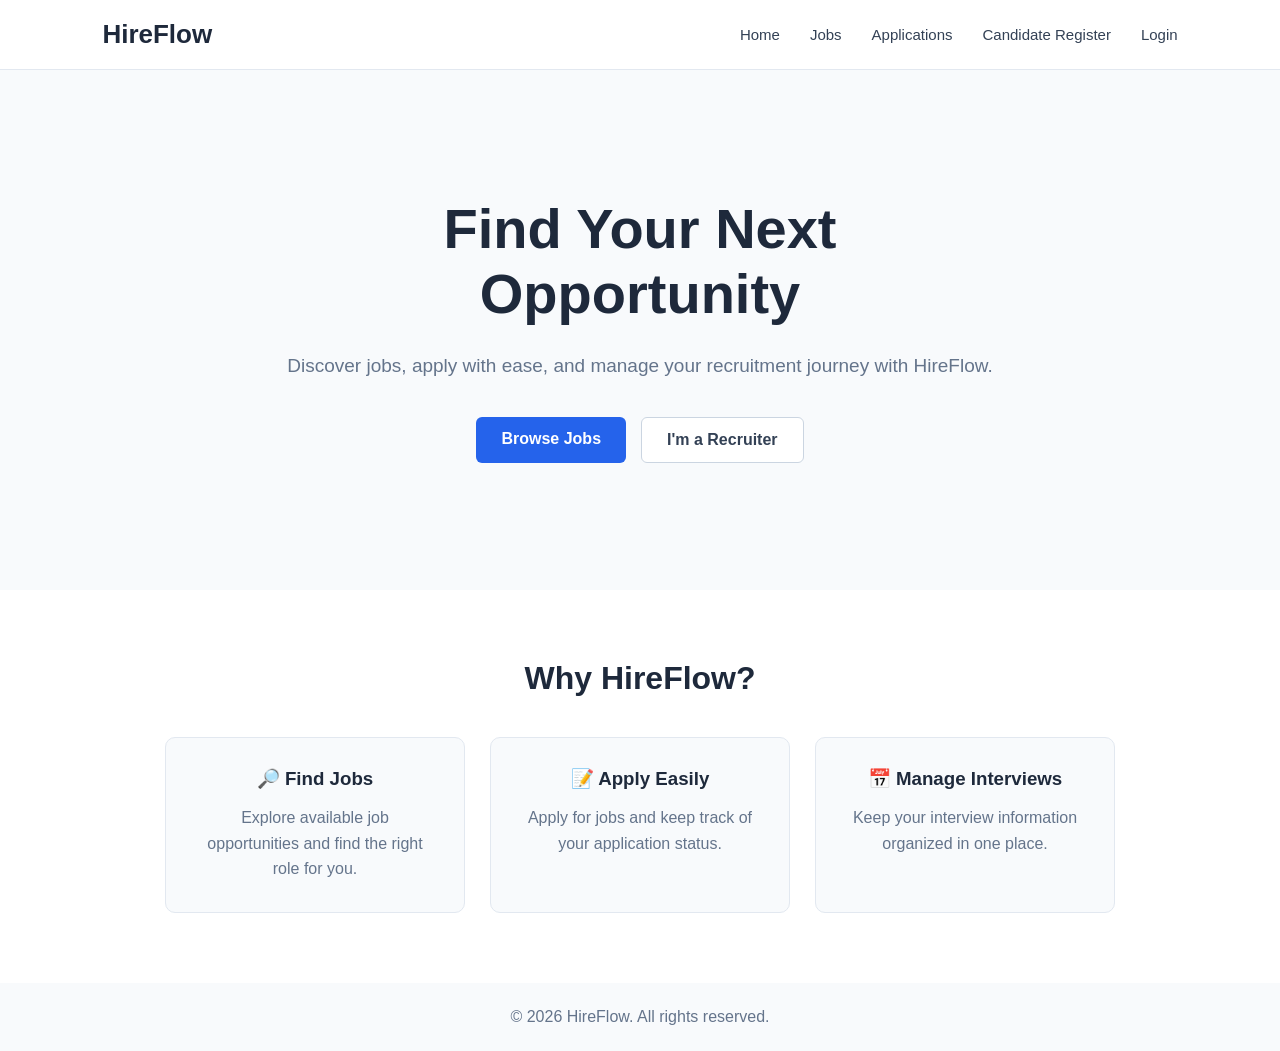
<file: frontend/index.html>
<!DOCTYPE html>
<html lang="en">

<head>
    <meta charset="UTF-8">
    <meta name="viewport" content="width=device-width, initial-scale=1.0">
    <title>HireFlow - Job & Recruitment Platform</title>

    <link rel="stylesheet" href="style.css">
</head>

<body>

<header class="navbar">
    <div class="logo">HireFlow</div>

    <nav class="nav-links">
        <a href="index.html">Home</a>
        <a href="jobs.html">Jobs</a>
        <a href="applications.html">Applications</a>
        <a href="register.html">Candidate Register</a>
            <a href="login.html">Login</a>
</nav>
</header>


<main>

    <section class="hero">

        <div class="hero-content">

            <h1>
                Find Your Next
                <span>Opportunity</span>
            </h1>

            <p>
                Discover jobs, apply with ease, and manage your
                recruitment journey with HireFlow.
            </p>

            <div class="hero-buttons">
                <a href="jobs.html" class="btn primary-btn">
                    Browse Jobs
                </a>

                <a href="recruiter-register.html" class="btn secondary-btn">
                    I'm a Recruiter
                </a>
            </div>

        </div>

    </section>


    <section class="features">

        <h2>Why HireFlow?</h2>

        <div class="feature-container">

            <div class="feature-card">
                <h3>🔎 Find Jobs</h3>
                <p>
                    Explore available job opportunities
                    and find the right role for you.
                </p>
            </div>

            <div class="feature-card">
                <h3>📝 Apply Easily</h3>
                <p>
                    Apply for jobs and keep track of
                    your application status.
                </p>
            </div>

            <div class="feature-card">
                <h3>📅 Manage Interviews</h3>
                <p>
                    Keep your interview information
                    organized in one place.
                </p>
            </div>

        </div>

    </section>

</main>


<footer>
    <p>&copy; 2026 HireFlow. All rights reserved.</p>
</footer>

</body>

</html>
</file>
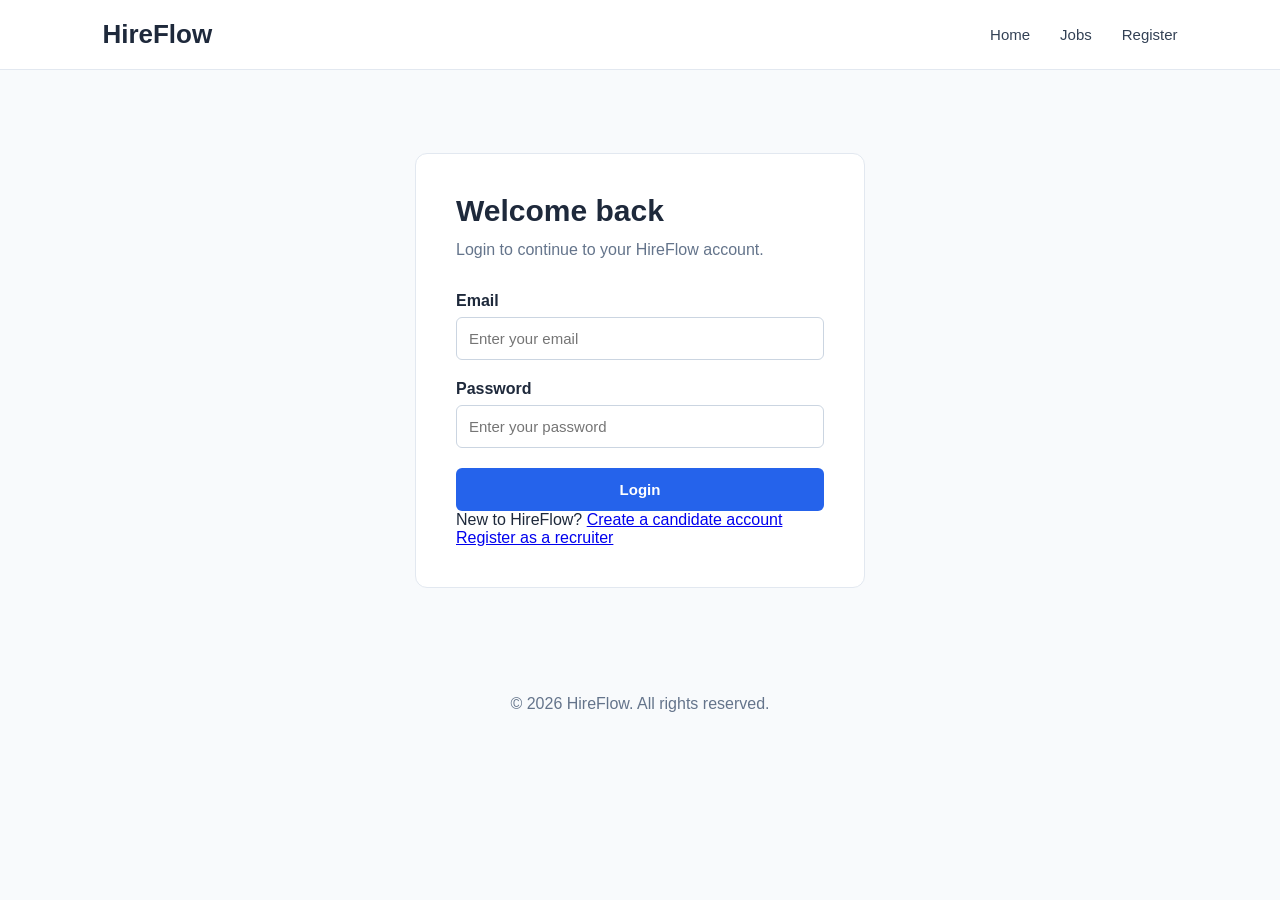
<file: frontend/applications.html>
<!DOCTYPE html>
<html lang="en">

<head>

    <meta charset="UTF-8">

    <meta name="viewport"
          content="width=device-width, initial-scale=1.0">

    <title>My Applications - HireFlow</title>

    <link rel="stylesheet" href="style.css">

</head>


<body>


<!-- =========================================
     NAVBAR
     ========================================= -->

<nav class="navbar">

    <div class="logo">
        HireFlow
    </div>


    <div class="nav-links">

        <a href="index.html">
            Home
        </a>

        <a href="jobs.html">
            Jobs
        </a>

        <a href="applications.html">
            Applications
        </a>

        <a href="recruiter-dashboard.html">
            Recruiter Dashboard
        </a>

    </div>

        <a href="login.html">Login</a>
</nav>



<!-- =========================================
     PAGE HEADER
     ========================================= -->

<section class="applications-header">

    <h1>
        My Applications
    </h1>


    <p>
        Track the status of your job applications in one place.
    </p>

</section>



<!-- =========================================
     APPLICATIONS
     ========================================= -->

<section class="applications-section">

    <div id="applications-container">

        <p>
            Loading your applications...
        </p>

    </div>

</section>



<!-- =========================================
     FOOTER
     ========================================= -->

<footer>

    <p>
        &copy; 2026 HireFlow. All rights reserved.
    </p>

</footer>



<script src="session.js"></script>
<script>


    /* =========================================
       LOAD APPLICATIONS
       ========================================= */

    const applicationsContainer =
        document.getElementById(
            "applications-container"
        );



    loadApplications();



    async function loadApplications() {


        const currentUser = getCurrentUser();



        if (currentUser?.role !== "CANDIDATE") {

            applicationsContainer.innerHTML = `

            <div class="application-card">

                <p>
                    Please register as a candidate
                    to view your applications.
                </p>

            </div>

        `;

            return;

        }



        try {


            const response =
                await authFetch(

                    `http://localhost:8080/api/applications/candidate/me`

                );



            const applications =
                await response.json();



            if (!response.ok) {

                throw new Error(

                    applications.message ||
                    "Failed to load applications"

                );

            }



            displayApplications(
                applications
            );


        }


        catch (error) {


            console.error(error);


            applicationsContainer.innerHTML = `

            <div class="application-card">

                <p>
                    Unable to load your applications.
                </p>

            </div>

        `;

        }

    }



    /* =========================================
       DISPLAY APPLICATIONS
       ========================================= */

    function displayApplications(
        applications
    ) {


        applicationsContainer.innerHTML =
            "";



        if (
            applications.length ===
            0
        ) {


            applicationsContainer.innerHTML = `

            <div class="application-card">

                <p>
                    You haven't applied for
                    any jobs yet.
                </p>

            </div>

        `;

            return;

        }



        applications.forEach(
            application => {

                const card =
                    document.createElement(
                        "div"
                    );


                card.className =
                    "application-card";



                const appliedDate =
                    application.appliedAt
                        ?
                        new Date(
                            application.appliedAt
                        ).toLocaleDateString()
                        :
                        "N/A";



                /*
                 * Status-specific content.
                 */

                let statusMessage = "";

                let interviewSection = "";



                /* =====================================
                   SELECTED
                   ===================================== */

                if (
                    application.status ===
                    "SELECTED"
                ) {


                    statusMessage = `

                    <div class="final-status selected-status">

                        <h3>
                            🎉 Congratulations!
                        </h3>

                        <p>
                            You have been selected
                            for this position.
                        </p>

                    </div>

                `;

                }



                /* =====================================
                   REJECTED
                   ===================================== */

                else if (
                    application.status ===
                    "REJECTED"
                ) {


                    statusMessage = `

                    <div class="final-status rejected-status">

                        <h3>
                            Application Update
                        </h3>

                        <p>
                            Your application was
                            not selected for this
                            position.
                        </p>

                    </div>

                `;

                }



                /* =====================================
                   INTERVIEW SCHEDULED
                   ===================================== */

                else if (
                    application.status ===
                    "INTERVIEW_SCHEDULED"
                ) {


                    interviewSection = `

                    <div class="candidate-interview-section">

                        <button
                            type="button"
                            class="view-interview-btn"
                            onclick="viewInterview(
                                ${application.id}
                            )"
                        >

                            View Interview

                        </button>


                        <div
                            id="interview-details-${application.id}"
                            class="interview-details"
                        >
                        </div>

                    </div>

                `;

                }



                /* =====================================
                   SHORTLISTED
                   ===================================== */

                else if (
                    application.status ===
                    "SHORTLISTED"
                ) {


                    statusMessage = `

                    <div class="status-message">

                        <p>
                            Your application has
                            been shortlisted.
                        </p>

                    </div>

                `;

                }



                /* =====================================
                   APPLIED
                   ===================================== */

                else if (
                    application.status ===
                    "APPLIED"
                ) {


                    statusMessage = `

                    <div class="status-message">

                        <p>
                            Your application has
                            been submitted successfully.
                        </p>

                    </div>

                `;

                }



                /* =====================================
                   CARD
                   ===================================== */

                card.innerHTML = `


                <h2>
                    ${application.jobTitle}
                </h2>


                <p class="application-company">

                    ${application.companyName}

                </p>


                <p class="application-location">

                    Application ID:
                    ${application.id}

                </p>



                <div class="application-info">


                    <span
                        class="application-status"
                    >

                        ${application.status}

                    </span>



                    <span
                        class="application-date"
                    >

                        Applied:
                        ${appliedDate}

                    </span>


                </div>



                ${statusMessage}


                ${interviewSection}


            `;



                applicationsContainer.appendChild(
                    card
                );

            }
        );

    }



    /* =========================================
       VIEW INTERVIEW
       ========================================= */

    async function viewInterview(
        applicationId
    ) {


        const container =
            document.getElementById(
                `interview-details-${applicationId}`
            );



        if (!container) {

            return;

        }



        container.innerHTML = `

        <p>
            Loading interview details...
        </p>

    `;



        try {


            const response =
                await authFetch(

                    `http://localhost:8080/api/interviews/application/${applicationId}`

                );



            const interview =
                await response.json();



            if (!response.ok) {


                throw new Error(

                    interview.message ||
                    "Interview details not found"

                );

            }



            const interviewDate =
                formatInterviewDate(
                    interview.scheduledAt
                );



            let interviewAccess =
                "";

            if (
                interview.mode === "Online" &&
                interview.meetingLink
            ) {

                interviewAccess = `

                <p>

                    <strong>
                        Meeting Link:
                    </strong>

                    <a
                        href="${interview.meetingLink}"
                        target="_blank"
                        rel="noopener noreferrer"
                    >

                        Join Interview

                    </a>

                </p>

            `;

            } else if (
                interview.mode === "Offline" &&
                interview.location
            ) {

                interviewAccess = `

                <p>

                    <strong>
                        Location:
                    </strong>

                    ${interview.location}

                </p>

                `;

            }


            let notesSection =
                "";



            if (
                interview.notes
            ) {


                notesSection = `

                <p>

                    <strong>
                        Interview Notes:
                    </strong>

                    ${interview.notes}

                </p>

            `;

            }



            container.innerHTML = `

            <div class="interview-details-card">


                <h3>
                    Interview Details
                </h3>


                <p>

                    <strong>
                        Job:
                    </strong>

                    ${interview.jobTitle}

                </p>


                <p>

                    <strong>
                        Date & Time:
                    </strong>

                    ${interviewDate}

                </p>


                <p>

                    <strong>
                        Mode:
                    </strong>

                    ${interview.mode}

                </p>


                <p>

                    <strong>
                        Status:
                    </strong>

                    ${interview.status}

                </p>


                ${interviewAccess}


                ${notesSection}


            </div>

        `;


        }


        catch (error) {


            console.error(error);


            container.innerHTML = `

            <div class="interview-details-card">

                <p>
                    ${error.message ||
            "Unable to load interview details."}
                </p>

            </div>

        `;

        }

    }



    /* =========================================
       FORMAT INTERVIEW DATE
       ========================================= */

    function formatInterviewDate(
        dateTime
    ) {


        if (!dateTime) {

            return "N/A";

        }



        return new Date(
            dateTime
        ).toLocaleString();

    }


</script>



</body>

</html>
</file>
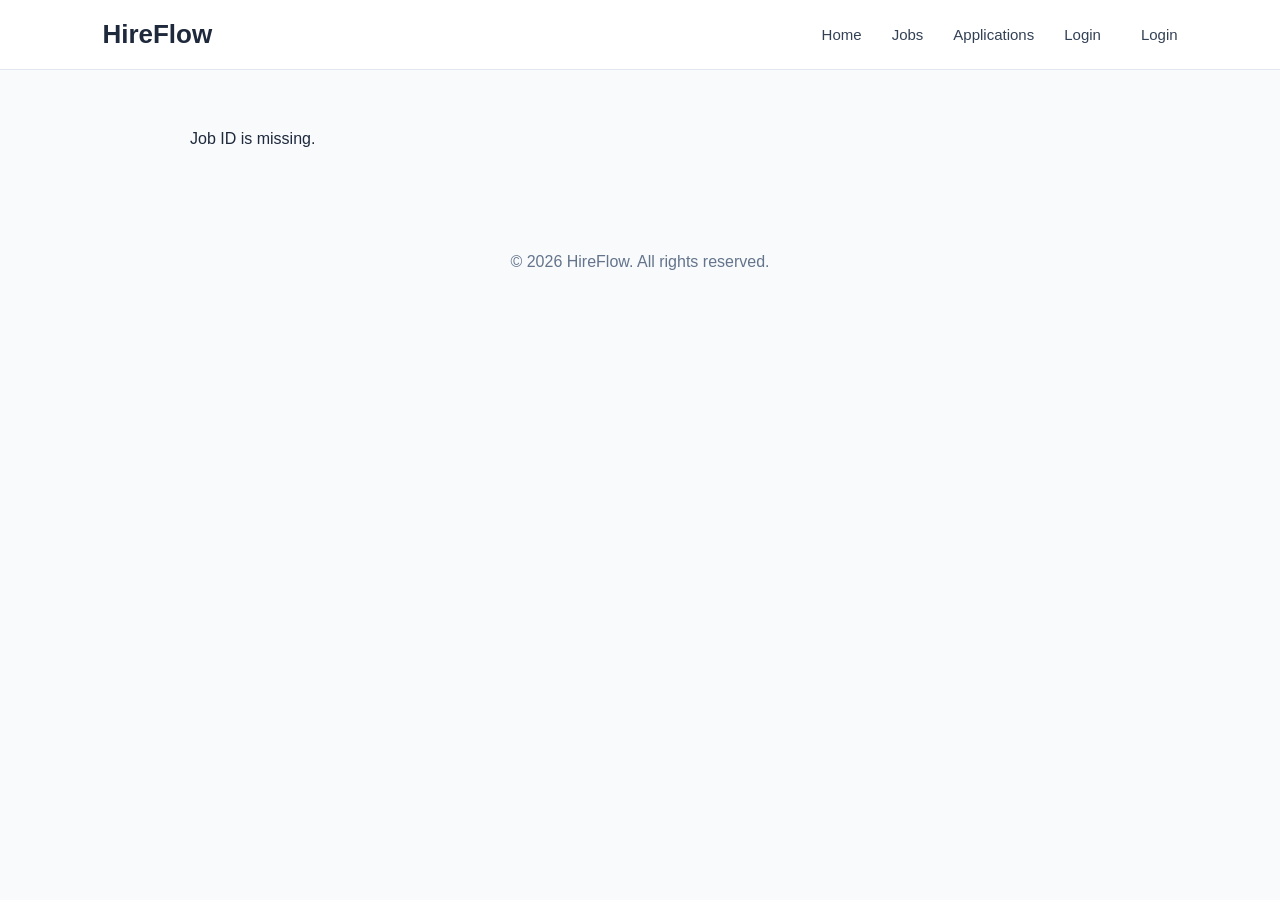
<file: frontend/job-details.html>
<!DOCTYPE html>
<html lang="en">

<head>
    <meta charset="UTF-8">
    <meta name="viewport" content="width=device-width, initial-scale=1.0">

    <title>HireFlow - Job Details</title>

    <link rel="stylesheet" href="style.css">
</head>

<body>

<header class="navbar">

    <div class="logo">HireFlow</div>

    <nav class="nav-links">
        <a href="index.html">Home</a>
        <a href="jobs.html">Jobs</a>
        <a href="applications.html">Applications</a>
        <a href="login.html">Login</a>
    </nav>

</header>


<main>

    <section class="job-details-section">

        <div id="job-details-container">

            <p id="loading-message">
                Loading job details...
            </p>

        </div>

    </section>

</main>


<footer>
    <p>&copy; 2026 HireFlow. All rights reserved.</p>
</footer>


<script src="session.js"></script>
<script src="script.js"></script>

</body>

</html>
</file>
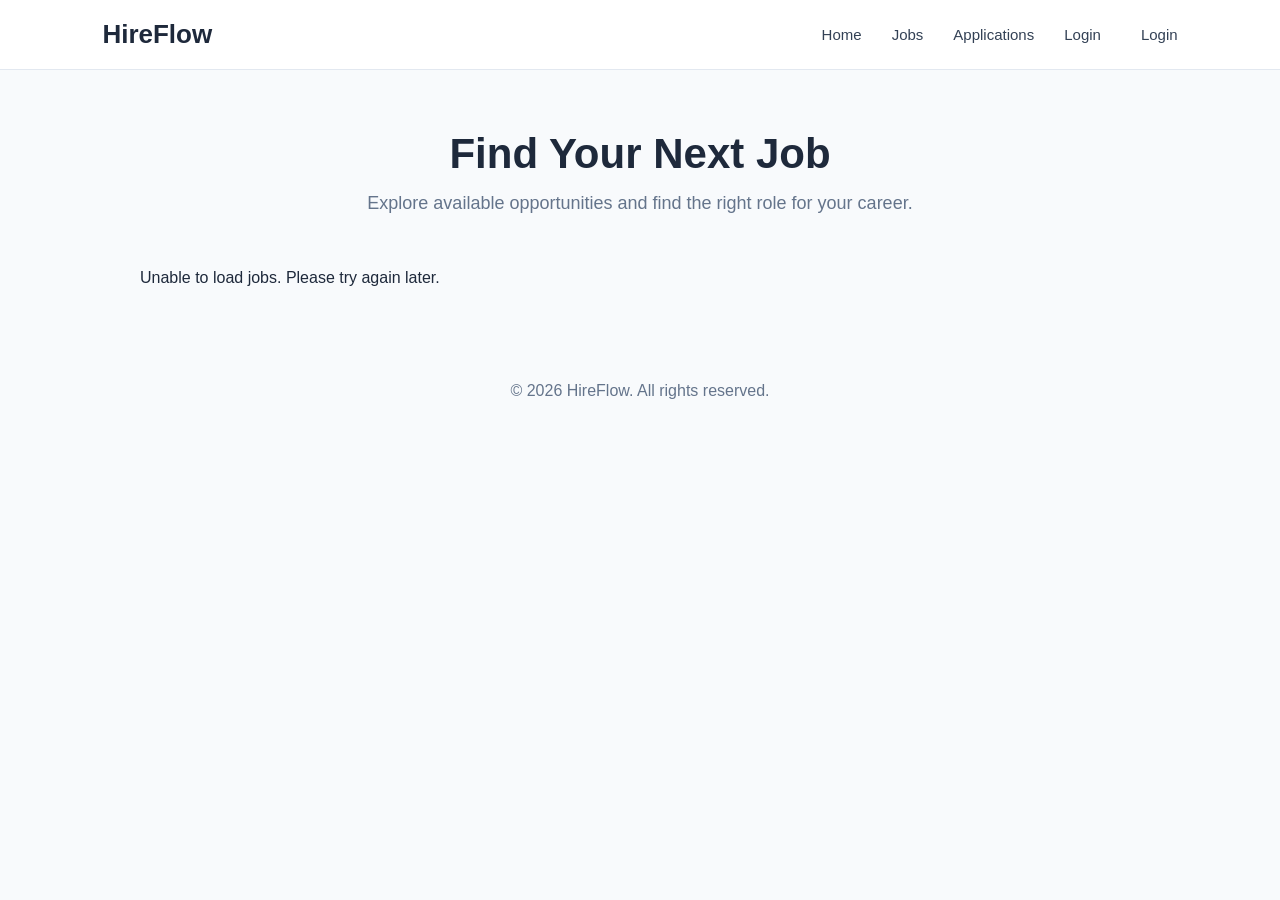
<file: frontend/jobs.html>
<!DOCTYPE html>
<html lang="en">

<head>
    <meta charset="UTF-8">
    <meta name="viewport" content="width=device-width, initial-scale=1.0">
    <title>HireFlow - Jobs</title>

    <link rel="stylesheet" href="style.css">
</head>

<body>

<header class="navbar">
    <div class="logo">HireFlow</div>

    <nav class="nav-links">
        <a href="index.html">Home</a>
        <a href="jobs.html">Jobs</a>
        <a href="applications.html">Applications</a>
        <a href="login.html">Login</a>
</nav>
</header>


<main>

    <section class="jobs-header">

        <h1>Find Your Next Job</h1>

        <p>
            Explore available opportunities and find
            the right role for your career.
        </p>

    </section>


    <section class="jobs-section">

        <div id="jobs-container" class="jobs-container">

            <!-- Job cards will be added here using JavaScript -->

            <p id="loading-message">
                Loading jobs...
            </p>

        </div>

    </section>

</main>


<footer>
    <p>&copy; 2026 HireFlow. All rights reserved.</p>
</footer>


<script src="session.js"></script>
<script src="script.js"></script>

</body>

</html>
</file>
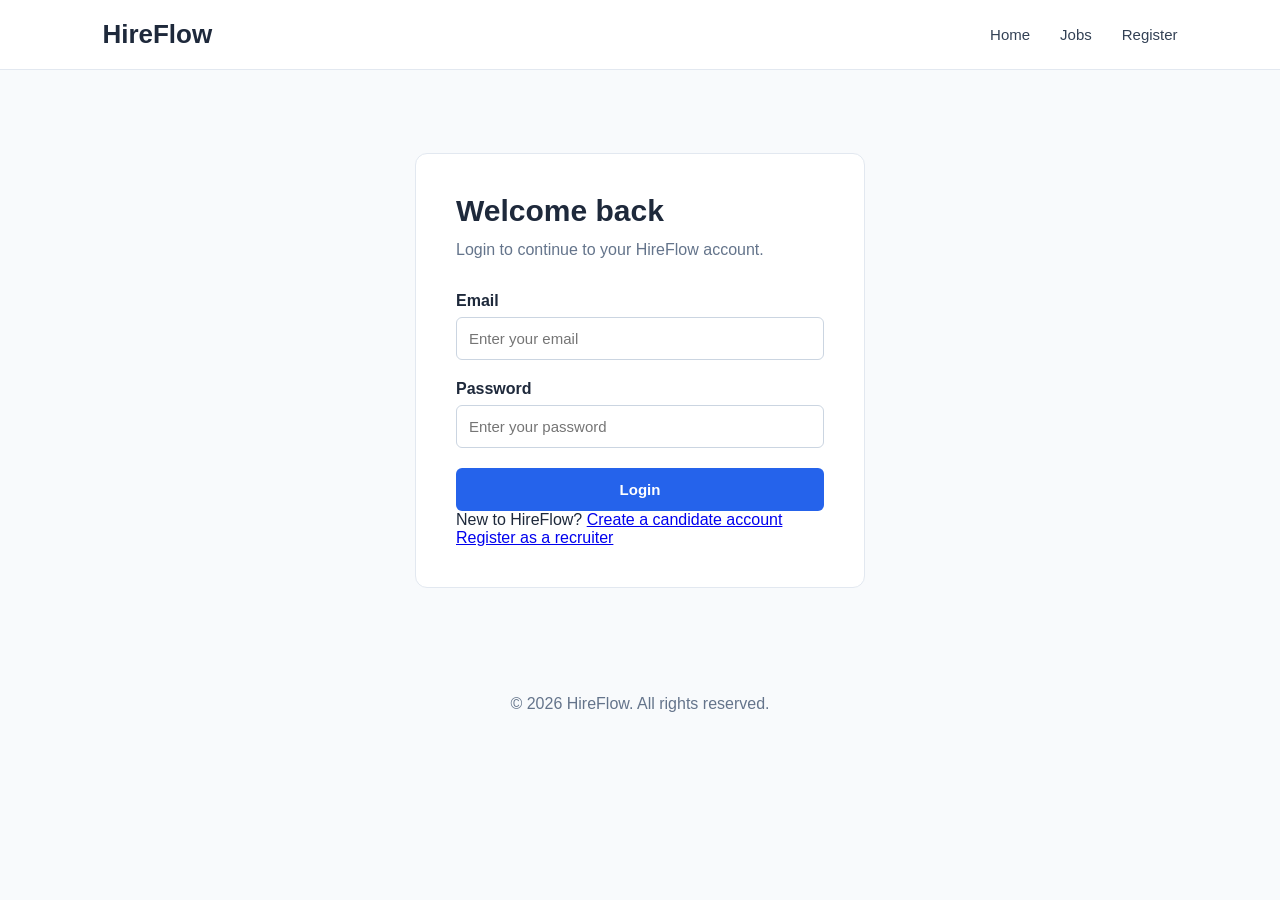
<file: frontend/login.html>
<!DOCTYPE html>
<html lang="en">
<head>
    <meta charset="UTF-8">
    <meta name="viewport" content="width=device-width, initial-scale=1.0">
    <title>Login - HireFlow</title>
    <link rel="stylesheet" href="style.css">
</head>
<body>

<nav class="navbar">
    <div class="logo">HireFlow</div>
    <div class="nav-links">
        <a href="index.html">Home</a>
        <a href="jobs.html">Jobs</a>
        <a href="register.html">Register</a>
    </div>
</nav>

<main>
    <section class="register-section">
        <div class="register-card">
            <h1>Welcome back</h1>
            <p class="register-subtitle">Login to continue to your HireFlow account.</p>

            <form id="login-form">
                <div class="form-group">
                    <label for="login-email">Email</label>
                    <input type="email" id="login-email" placeholder="Enter your email" required>
                </div>

                <div class="form-group">
                    <label for="login-password">Password</label>
                    <input type="password" id="login-password" placeholder="Enter your password" required>
                </div>

                <button type="submit" class="register-btn">Login</button>
            </form>

            <p id="login-message"></p>
            <p class="auth-switch">New to HireFlow? <a href="register.html">Create a candidate account</a></p>
            <p class="auth-switch"><a href="recruiter-register.html">Register as a recruiter</a></p>
        </div>
    </section>
</main>

<footer>
    <p>&copy; 2026 HireFlow. All rights reserved.</p>
</footer>

<script src="auth.js"></script>
</body>
</html>
</file>
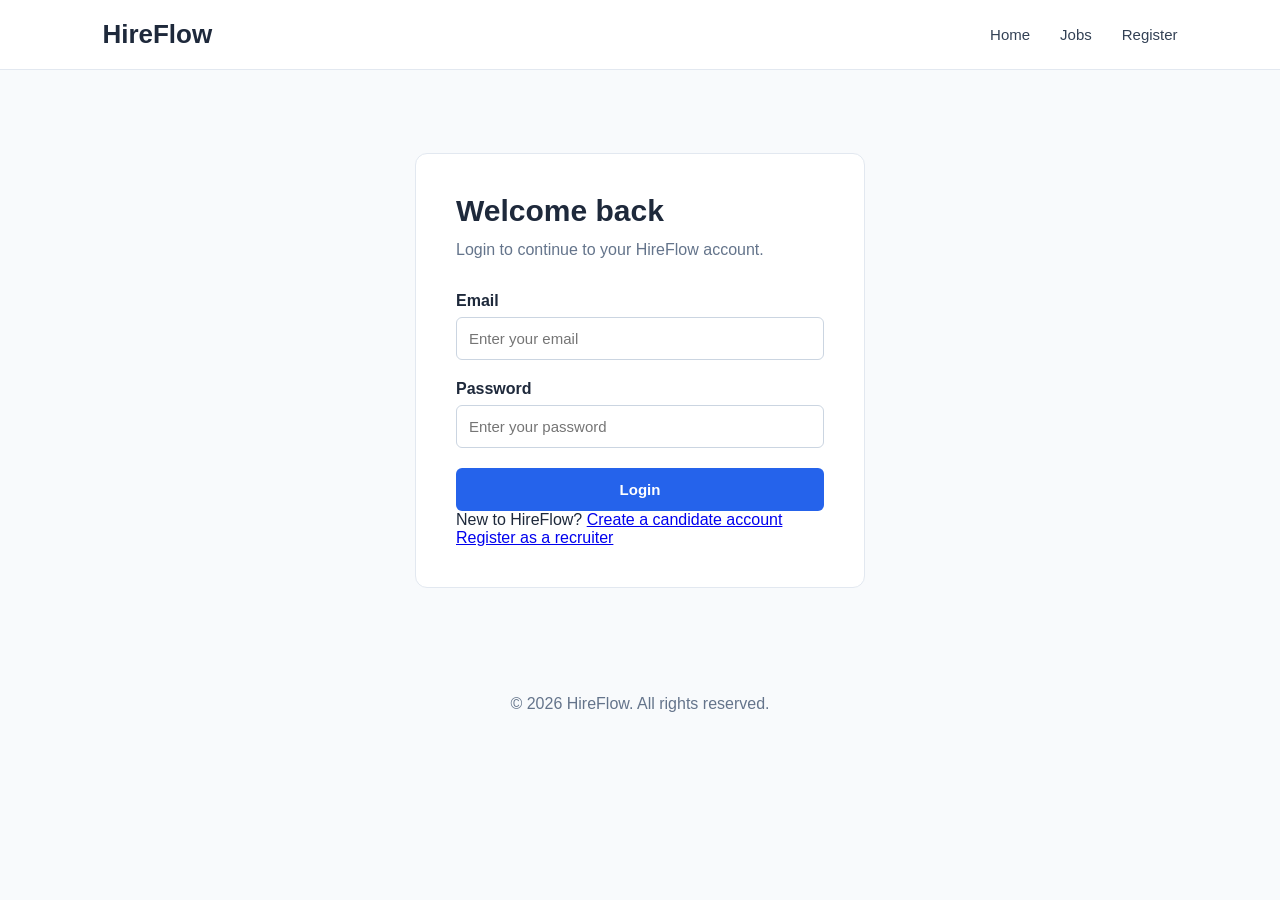
<file: frontend/recruiter-applications.html>
<!DOCTYPE html>
<html lang="en">

<head>

    <meta charset="UTF-8">

    <meta name="viewport"
          content="width=device-width, initial-scale=1.0">

    <title>Recruiter Applications - HireFlow</title>

    <link rel="stylesheet" href="style.css">

</head>


<body>


<nav class="navbar">

    <div class="logo">
        HireFlow
    </div>


    <div class="nav-links">

        <a href="index.html">
            Home
        </a>

        <a href="jobs.html">
            Jobs
        </a>

        <a href="recruiter-dashboard.html">
            My Jobs
        </a>

    </div>

</nav>



<section class="dashboard-section">


    <div class="dashboard-container">


        <h1 id="applications-page-title">Job Applications</h1>

        <p id="applications-page-subtitle" class="dashboard-subtitle">
            View and manage applications submitted for this job.
        </p>

        <p id="applications-message"></p>

        <div class="recruiter-applications-section">

            <h2 id="applications-count">Applications</h2>

            <div id="applications-container">
                <p>Loading applications...</p>
            </div>

        </div>

    </div>


</section>



<footer>

    <p>
        &copy; 2026 HireFlow. All rights reserved.
    </p>

</footer>



<script src="session.js"></script>
<script>


    /* =========================================
       LOAD APPLICATIONS
       ========================================= */

    async function loadApplications() {

        const urlParams =
            new URLSearchParams(window.location.search);

        const jobId =
            urlParams.get("jobId");

        const container =
            document.getElementById("applications-container");

        const message =
            document.getElementById("applications-message");

        const title =
            document.getElementById("applications-page-title");

        const subtitle =
            document.getElementById("applications-page-subtitle");

        if (!jobId) {

            message.innerText =
                "This page must be opened from a job in the recruiter dashboard.";

            container.innerHTML = "";
            return;
        }

        container.innerHTML =
            "<p>Loading applications...</p>";

        message.innerText = "";

        try {

            // Load the job details so the recruiter knows which job
            // these applications belong to.
            const jobResponse = await authFetch(
                `http://localhost:8080/api/jobs/${jobId}`
            );

            if (jobResponse.ok) {
                const job = await jobResponse.json();
                title.textContent = job.title;
                subtitle.textContent =
                    `${job.companyName} · ${job.location} · ${job.employmentType}`;
            }

            const response =
                await authFetch(
                    `http://localhost:8080/api/applications/job/${jobId}`
                );


            const applications =
                await response.json();


            if (!response.ok) {

                throw new Error(
                    applications.message ||
                    "Failed to load applications"
                );
            }


            container.innerHTML = "";

            const count = applications.length;
            document.getElementById("applications-count").textContent =
                `${count} Application${count === 1 ? "" : "s"}`;


            if (applications.length === 0) {

                container.innerHTML = `
                <div class="application-card">

                    <p>
                        No applications found for this job.
                    </p>

                </div>
            `;

                return;
            }


            /*
             * Process every application.
             */
            for (const application of applications) {

                const card =
                    document.createElement("div");

                card.className =
                    "application-card recruiter-application-card";


                let actions = "";

                let interview = null;


                /*
                 * =====================================
                 * GET INTERVIEW INFORMATION
                 * =====================================
                 */

                if (
                    application.status ===
                    "INTERVIEW_SCHEDULED"
                ) {

                    try {

                        const interviewResponse =
                            await authFetch(
                                `http://localhost:8080/api/interviews/application/${application.id}`
                            );


                        if (interviewResponse.ok) {

                            interview =
                                await interviewResponse.json();
                        }

                    }

                    catch (error) {

                        console.error(
                            "Unable to load interview:",
                            error
                        );

                    }

                }


                /*
                 * =====================================
                 * APPLIED
                 * =====================================
                 */

                if (
                    application.status ===
                    "APPLIED"
                ) {

                    actions = `

                    <button
                        type="button"
                        class="application-action-btn"
                        onclick="updateStatus(
                            ${application.id},
                            'SHORTLISTED'
                        )"
                    >
                        Shortlist
                    </button>


                    <button
                        type="button"
                        class="application-reject-btn"
                        onclick="updateStatus(
                            ${application.id},
                            'REJECTED'
                        )"
                    >
                        Reject
                    </button>

                `;

                }


                /*
                 * =====================================
                 * SHORTLISTED
                 * =====================================
                 */

                else if (
                    application.status ===
                    "SHORTLISTED"
                ) {

                    actions = `

                    <button
                        type="button"
                        class="schedule-interview-btn"
                        onclick="showInterviewForm(
                            ${application.id}
                        )"
                    >
                        Schedule Interview
                    </button>


                    <button
                        type="button"
                        class="application-reject-btn"
                        onclick="updateStatus(
                            ${application.id},
                            'REJECTED'
                        )"
                    >
                        Reject
                    </button>

                `;

                }


                /*
                 * =====================================
                 * INTERVIEW SCHEDULED
                 * =====================================
                 */

                else if (
                    application.status ===
                    "INTERVIEW_SCHEDULED"
                ) {

                    if (
                        !interview ||
                        interview.status ===
                        "SCHEDULED"
                    ) {

                        actions = `

                        <button
                            type="button"
                            class="schedule-interview-btn"
                            onclick="completeInterview(
                                ${application.id}
                            )"
                        >
                            Mark Interview Completed
                        </button>


                        <button
                            type="button"
                            class="dashboard-btn"
                            onclick="showNotesForm(
                                ${application.id}
                            )"
                        >
                            Add Interview Notes
                        </button>

                    `;

                    }


                    else if (
                        interview.status ===
                        "COMPLETED"
                    ) {

                        actions = `

                        <button
                            type="button"
                            class="application-action-btn"
                            onclick="updateStatus(
                                ${application.id},
                                'SELECTED'
                            )"
                        >
                            Select Candidate
                        </button>


                        <button
                            type="button"
                            class="application-reject-btn"
                            onclick="updateStatus(
                                ${application.id},
                                'REJECTED'
                            )"
                        >
                            Reject Candidate
                        </button>

                    `;

                    }


                    else if (
                        interview.status ===
                        "CANCELLED"
                    ) {

                        actions = `

                        <span class="application-status">
                            Interview Cancelled
                        </span>

                    `;

                    }

                }


                /*
                 * =====================================
                 * SELECTED
                 * =====================================
                 */

                else if (
                    application.status ===
                    "SELECTED"
                ) {

                    actions = `

                    <span class="application-status">
                        Candidate Selected
                    </span>

                `;

                }


                /*
                 * =====================================
                 * REJECTED
                 * =====================================
                 */

                else if (
                    application.status ===
                    "REJECTED"
                ) {

                    actions = `

                    <span class="application-status">
                        Application Rejected
                    </span>

                `;

                }


                /*
                 * =====================================
                 * CARD
                 * =====================================
                 */

                card.innerHTML = `

                <h2>
                    ${application.candidateName}
                </h2>


                <p class="application-company">
                    ${application.jobTitle}
                </p>


                <p class="application-location">
                    ${application.companyName}
                </p>


                <div class="recruiter-application-details">


                    <p>

                        <strong>
                            Email:
                        </strong>

                        ${application.candidateEmail || "N/A"}

                    </p>


                    <p>

                        <strong>
                            Applied:
                        </strong>

                        ${formatDate(
                    application.appliedAt
                )}

                    </p>


                    <p>

                        <strong>
                            Last Updated:
                        </strong>

                        ${formatDate(
                    application.updatedAt
                )}

                    </p>


                    ${
                    interview
                        ?
                        `

                        <p>

                            <strong>
                                Interview Status:
                            </strong>

                            ${interview.status}

                        </p>


                        <p>

                            <strong>
                                Interview Date:
                            </strong>

                            ${formatDate(
                            interview.scheduledAt
                        )}

                        </p>


                        ${
                            interview.notes
                                ?
                                `

                            <p>

                                <strong>
                                    Interview Notes:
                                </strong>

                                ${interview.notes}

                            </p>

                            `
                                :
                                ""
                        }

                        `
                        :
                        ""
                }


                </div>


                <div class="application-info">


                    <span
                        class="application-status"
                        id="status-${application.id}"
                    >
                        ${application.status}
                    </span>


                    <div class="application-actions">

                        ${actions}

                    </div>


                </div>


                <div
                    id="interview-form-${application.id}"
                    class="interview-form"
                    style="display: none;"
                >
                </div>

            `;


                container.appendChild(card);

            }

        }


        catch (error) {

            console.error(error);


            message.innerText =
                error.message ||
                "Unable to load applications.";


            container.innerHTML = "";

        }

    }



    /* =========================================
       UPDATE APPLICATION STATUS
       ========================================= */

    async function updateStatus(
        applicationId,
        status
    ) {


        try {


            const response = await authFetch(

                `http://localhost:8080/api/applications/${applicationId}/status?status=${status}`,

                {
                    method: "PATCH"
                }

            );



            const result =
                await response.json();



            if (!response.ok) {


                throw new Error(

                    result.message ||
                    "Failed to update application status"

                );

            }



            if (status === "SELECTED") {

                alert(
                    "Candidate selected successfully."
                );

            }


            else if (status === "REJECTED") {

                alert(
                    "Candidate rejected."
                );

            }



            loadApplications();


        }


        catch (error) {


            console.error(error);


            alert(

                error.message ||
                "Failed to update application status."

            );

        }

    }



    /* =========================================
       SHOW INTERVIEW FORM
       ========================================= */

    function showInterviewForm(
        applicationId
    ) {


        const formContainer =
            document.getElementById(
                `interview-form-${applicationId}`
            );



        if (!formContainer) {

            return;

        }



        formContainer.style.display =
            "block";



        formContainer.innerHTML = `


        <h3>
            Schedule Interview
        </h3>



        <div class="form-group">

            <label>
                Interview Date & Time
            </label>


            <input
                type="datetime-local"
                id="interview-time-${applicationId}"
            >

        </div>



        <div class="form-group">

            <label>
                Interview Mode
            </label>


            <select
                id="interview-mode-${applicationId}"
                onchange="toggleInterviewModeFields(${applicationId})"
            >

                <option value="">
                    Select mode
                </option>


                <option value="Online">
                    Online
                </option>


                <option value="Offline">
                    Offline
                </option>

            </select>

        </div>



        <div class="form-group" id="meeting-link-group-${applicationId}">

            <label>
                Meeting Link
            </label>

            <input
                type="url"
                id="meeting-link-${applicationId}"
                placeholder="https://meet.google.com/..."
            >

        </div>

        <div class="form-group" id="location-group-${applicationId}" style="display: none;">

            <label>
                Interview Location
            </label>

            <input
                type="text"
                id="interview-location-${applicationId}"
                placeholder="Office address or meeting room"
            >

        </div>



        <button
            type="button"
            class="dashboard-btn"
            onclick="scheduleInterview(
                ${applicationId}
            )"
        >

            Schedule Interview

        </button>


    `;

    }



    function toggleInterviewModeFields(applicationId) {

        const mode = document.getElementById(`interview-mode-${applicationId}`).value;
        const meetingLinkGroup = document.getElementById(`meeting-link-group-${applicationId}`);
        const locationGroup = document.getElementById(`location-group-${applicationId}`);

        if (mode === "Online") {
            meetingLinkGroup.style.display = "block";
            locationGroup.style.display = "none";
        } else if (mode === "Offline") {
            meetingLinkGroup.style.display = "none";
            locationGroup.style.display = "block";
        } else {
            meetingLinkGroup.style.display = "block";
            locationGroup.style.display = "none";
        }
    }


    /* =========================================
       SCHEDULE INTERVIEW
       ========================================= */

    async function scheduleInterview(
        applicationId
    ) {


        const scheduledAt =
            document.getElementById(
                `interview-time-${applicationId}`
            ).value;



        const mode =
            document.getElementById(
                `interview-mode-${applicationId}`
            ).value;



        const meetingLink =
            document.getElementById(
                `meeting-link-${applicationId}`
            ).value.trim();

        const location =
            document.getElementById(
                `interview-location-${applicationId}`
            ).value.trim();



        if (!scheduledAt) {


            alert(
                "Please select interview date and time."
            );


            return;

        }



        if (!mode) {

            alert(
                "Please select interview mode."
            );

            return;

        }

        if (mode === "Online" && !meetingLink) {

            alert(
                "Please enter the meeting link for an online interview."
            );

            return;

        }

        if (mode === "Offline" && !location) {

            alert(
                "Please enter the interview location for an offline interview."
            );

            return;

        }



        const request = {


            applicationId:
            applicationId,


            scheduledAt:
            scheduledAt,


            mode:
            mode,


            meetingLink:
                mode === "Online" ? meetingLink : null,

            location:
                mode === "Offline" ? location : null

        };



        try {


            const response = await authFetch(

                "http://localhost:8080/api/interviews",

                {

                    method: "POST",


                    headers: {

                        "Content-Type":
                            "application/json"

                    },


                    body:
                        JSON.stringify(request)

                }

            );



            const result =
                await response.json();



            if (!response.ok) {


                throw new Error(

                    result.message ||
                    "Failed to schedule interview"

                );

            }



            alert(
                "Interview scheduled successfully."
            );



            loadApplications();


        }


        catch (error) {


            console.error(error);


            alert(

                error.message ||
                "Failed to schedule interview."

            );

        }

    }



    /* =========================================
       COMPLETE INTERVIEW
       ========================================= */

    async function completeInterview(
        applicationId
    ) {


        try {


            /*
             * Find interview using application ID.
             */

            const interviewResponse =
                await authFetch(

                    `http://localhost:8080/api/interviews/application/${applicationId}`

                );



            const interview =
                await interviewResponse.json();



            if (!interviewResponse.ok) {


                throw new Error(

                    interview.message ||
                    "Interview not found"

                );

            }



            /*
             * SCHEDULED → COMPLETED
             */

            const response =
                await authFetch(

                    `http://localhost:8080/api/interviews/${interview.id}/status?status=COMPLETED`,

                    {
                        method: "PATCH"
                    }

                );



            const result =
                await response.json();



            if (!response.ok) {


                throw new Error(

                    result.message ||
                    "Failed to complete interview"

                );

            }



            alert(
                "Interview marked as completed."
            );



            loadApplications();


        }


        catch (error) {


            console.error(error);


            alert(

                error.message ||
                "Failed to complete interview."

            );

        }

    }



    /* =========================================
       SHOW INTERVIEW NOTES FORM
       ========================================= */

    function showNotesForm(
        applicationId
    ) {


        const formContainer =
            document.getElementById(
                `interview-form-${applicationId}`
            );



        if (!formContainer) {

            return;

        }



        formContainer.style.display =
            "block";



        formContainer.innerHTML = `


        <h3>
            Interview Notes
        </h3>



        <div class="form-group">

            <label>
                Interview Feedback
            </label>


            <textarea
                id="interview-notes-${applicationId}"
                rows="5"
                placeholder="Enter interview feedback..."
            ></textarea>

        </div>



        <button
            type="button"
            class="dashboard-btn"
            onclick="saveInterviewNotes(
                ${applicationId}
            )"
        >

            Save Notes

        </button>


    `;

    }



    /* =========================================
       SAVE INTERVIEW NOTES
       ========================================= */

    async function saveInterviewNotes(
        applicationId
    ) {


        const notesElement =
            document.getElementById(
                `interview-notes-${applicationId}`
            );



        if (!notesElement) {

            return;

        }



        const notes =
            notesElement.value;



        if (!notes.trim()) {


            alert(
                "Please enter interview notes."
            );


            return;

        }



        try {


            /*
             * Find interview.
             */

            const interviewResponse =
                await authFetch(

                    `http://localhost:8080/api/interviews/application/${applicationId}`

                );



            const interview =
                await interviewResponse.json();



            if (!interviewResponse.ok) {


                throw new Error(

                    interview.message ||
                    "Interview not found"

                );

            }



            /*
             * Save notes.
             */

            const response =
                await authFetch(

                    `http://localhost:8080/api/interviews/${interview.id}/notes?notes=${encodeURIComponent(notes)}`,

                    {
                        method: "PATCH"
                    }

                );



            const result =
                await response.json();



            if (!response.ok) {


                throw new Error(

                    result.message ||
                    "Failed to save interview notes"

                );

            }



            alert(
                "Interview notes saved successfully."
            );



            loadApplications();


        }


        catch (error) {


            console.error(error);


            alert(

                error.message ||
                "Failed to save interview notes."

            );

        }

    }



    /* =========================================
       FORMAT DATE
       ========================================= */

    function formatDate(
        dateTime
    ) {


        if (!dateTime) {

            return "N/A";

        }



        return new Date(dateTime)
            .toLocaleString();

    }

    document.addEventListener("DOMContentLoaded", function () {
        loadApplications();
    });



</script>



</body>

</html>
</file>
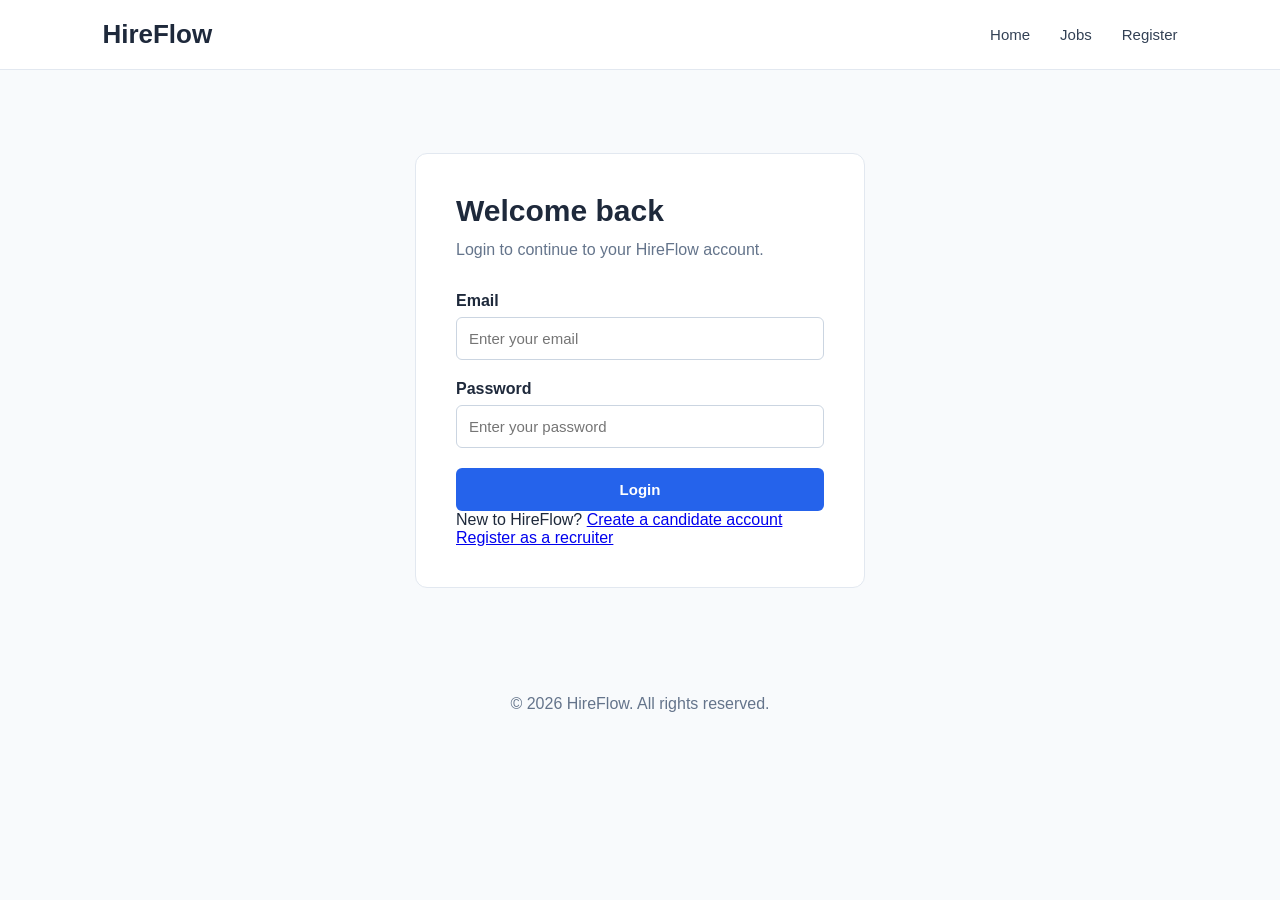
<file: frontend/recruiter-dashboard.html>
<!DOCTYPE html>
<html lang="en">

<head>
    <meta charset="UTF-8">
    <meta name="viewport" content="width=device-width, initial-scale=1.0">
    <title>Recruiter Dashboard - HireFlow</title>
    <link rel="stylesheet" href="style.css">
</head>

<body>

<!-- Navbar -->
<nav class="navbar">
    <div class="logo">HireFlow</div>

    <div class="nav-links">
        <a href="index.html">Home</a>
        <a href="jobs.html">Jobs</a>
        <a href="applications.html">Applications</a>
        <a href="recruiter-dashboard.html">Recruiter Dashboard</a>
    </div>
        <a href="login.html">Login</a>
</nav>


<!-- Recruiter Dashboard -->
<section class="dashboard-section">

    <div class="dashboard-container">

        <h1>Recruiter Dashboard</h1>

        <p id="current-recruiter" class="dashboard-subtitle"></p>

        <p class="dashboard-subtitle">
            Manage your job postings and applications.
        </p>


        <!-- Create Job Button -->
        <div class="dashboard-actions">

            <button class="dashboard-btn" onclick="showCreateJobForm()">
                Post a New Job
            </button>

        </div>


        <!-- Create Job Form -->
        <div id="create-job-section" class="create-job-section">

            <h2>Post a New Job</h2>

            <form id="create-job-form" onsubmit="createJob(event)">

                <div class="form-group">
                    <label for="job-title">Job Title</label>

                    <input
                            type="text"
                            id="job-title"
                            placeholder="e.g. Java Backend Developer"
                            required>
                </div>


                <div class="form-group">
                    <label for="job-description">Description</label>

                    <textarea
                            id="job-description"
                            placeholder="Enter job description"
                            required></textarea>
                </div>


                <div class="form-group">
                    <label for="company-name">Company Name</label>

                    <input
                            type="text"
                            id="company-name"
                            placeholder="Enter company name"
                            required>
                </div>


                <div class="form-group">
                    <label for="job-location">Location</label>

                    <input
                            type="text"
                            id="job-location"
                            placeholder="e.g. Pune, Maharashtra"
                            required>
                </div>


                <div class="form-group">
                    <label for="employment-type">Employment Type</label>

                    <select id="employment-type" required>

                        <option value="">Select employment type</option>
                        <option value="Full Time">Full Time</option>
                        <option value="Part Time">Part Time</option>
                        <option value="Internship">Internship</option>
                        <option value="Contract">Contract</option>

                    </select>
                </div>


                <div class="form-group">
                    <label for="salary">Salary</label>

                    <input
                            type="text"
                            id="salary"
                            placeholder="e.g. ₹5 - ₹8 LPA">
                </div>


                <div class="form-group">
                    <label for="skills">Required Skills</label>

                    <input
                            type="text"
                            id="skills"
                            placeholder="e.g. Java, Spring Boot, MySQL"
                            required>
                </div>


                <div class="form-actions">

                    <button type="submit" class="dashboard-btn">
                        Create Job
                    </button>

                    <button
                            type="button"
                            class="cancel-btn"
                            onclick="hideCreateJobForm()">
                        Cancel
                    </button>

                </div>

            </form>

            <p id="create-job-message"></p>

        </div>


        <!-- My Job Postings -->
        <div class="recruiter-jobs-section" id="job-postings">

            <h2>My Job Postings</h2>

            <div id="recruiter-jobs-container">

                <p>Loading your job postings...</p>

            </div>

        </div>

    </div>

</section>


<!-- Footer -->
<footer>
    <p>© 2026 HireFlow. All rights reserved.</p>
</footer>


<script src="session.js"></script>
<script>

    /*
     * Show Create Job Form
     */
    function showCreateJobForm() {

        const section = document.getElementById("create-job-section");

        section.style.display = "block";

        window.scrollTo({
            top: section.offsetTop - 20,
            behavior: "smooth"
        });
    }


    /*
     * Hide Create Job Form
     */
    function hideCreateJobForm() {

        document.getElementById("create-job-section").style.display = "none";

    }


    /*
     * Create New Job
     */
    function createJob(event) {

        event.preventDefault();

        const currentUser = getCurrentUser();

        if (currentUser?.role !== "RECRUITER") {

            alert("Please log in as a recruiter first.");

            return;
        }


        const title =
            document.getElementById("job-title").value;

        const description =
            document.getElementById("job-description").value;

        const companyName =
            document.getElementById("company-name").value;

        const location =
            document.getElementById("job-location").value;

        const employmentType =
            document.getElementById("employment-type").value;

        const salary =
            document.getElementById("salary").value;

        const skills =
            document.getElementById("skills").value;

        const message =
            document.getElementById("create-job-message");


        authFetch(
            "http://localhost:8080/api/jobs",
            {
                method: "POST",

                headers: {
                    "Content-Type": "application/json"
                },

                body: JSON.stringify({

                    title: title,
                    description: description,
                    companyName: companyName,
                    location: location,
                    employmentType: employmentType,
                    salary: salary,
                    skills: skills

                })
            }
        )

            .then(response => {

                if (!response.ok) {

                    return response.text().then(errorMessage => {

                        throw new Error(errorMessage);

                    });

                }

                return response.json();

            })

            .then(job => {

                message.textContent =
                    "Job posted successfully!";

                message.style.color = "green";


                document.getElementById("create-job-form").reset();


                loadRecruiterJobs();

            })

            .catch(error => {

                console.error("Error creating job:", error);

                message.textContent =
                    "Failed to create job: " + error.message;

                message.style.color = "red";

            });

    }


    /*
     * Load Recruiter's Jobs
     */
    function loadRecruiterJobs() {

        const container =
            document.getElementById("recruiter-jobs-container");

        const currentUser = getCurrentUser();

        if (currentUser?.role !== "RECRUITER") {

            container.innerHTML = "<p>Please log in as a recruiter.</p>";

            return;
        }


        container.innerHTML =
            "<p>Loading your job postings...</p>";


        authFetch(
            "http://localhost:8080/api/jobs/recruiter/me"
        )

            .then(response => {

                if (!response.ok) {

                    throw new Error(
                        "Failed to load recruiter jobs"
                    );

                }

                return response.json();

            })

            .then(jobs => {

                if (!jobs || jobs.length === 0) {

                    container.innerHTML =
                        "<p>No job postings available.</p>";

                    return;
                }


                container.innerHTML = "";


                jobs.forEach(job => {

                    const jobCard =
                        document.createElement("div");

                    jobCard.className = "job-card";


                    let statusSection = "";


                    if (job.status === "OPEN") {

                        statusSection = `
                            <span class="job-status-open">
                                OPEN
                            </span>

                            <button
                                class="close-job-btn"
                                onclick="closeJob(${job.id})">
                                Close Job
                            </button>
                        `;

                    } else {

                        statusSection = `
                            <span class="job-status-closed">
                                CLOSED
                            </span>
                        `;

                    }


                    jobCard.innerHTML = `

                        <h3>${job.title}</h3>

                        <p>
                            <strong>Company:</strong>
                            ${job.companyName}
                        </p>

                        <p>
                            <strong>Location:</strong>
                            ${job.location}
                        </p>

                        <p>
                            <strong>Employment Type:</strong>
                            ${job.employmentType}
                        </p>

                        <p>
                            <strong>Salary:</strong>
                            ${job.salary || "Not specified"}
                        </p>

                        <p>
                            <strong>Skills:</strong>
                            ${job.skills}
                        </p>

                        <p class="job-application-count" id="application-count-${job.id}">
                            <strong>Applications:</strong> Loading...
                        </p>

                        <div class="job-status-row">
    <strong>Status:</strong>
    ${statusSection}
</div>


<div class="job-card-actions">

                            <a
                                href="job-details.html?id=${job.id}"
                                class="view-job-btn">
                                View Job
                            </a>

                            <a
                                href="recruiter-applications.html?jobId=${job.id}"
                                class="view-applications-btn">
                                View Applications
                            </a>

                        </div>

                    `;


                    container.appendChild(jobCard);

                    loadApplicationCount(job.id);

                });

            })

            .catch(error => {

                console.error(
                    "Error loading recruiter jobs:",
                    error
                );

                container.innerHTML = `
                    <p style="color:red;">
                        Failed to load job postings.
                        Please make sure the Spring Boot backend is running.
                    </p>
                `;

            });

    }


    /*
     * Load application count for a recruiter job
     */
    async function loadApplicationCount(jobId) {

        const countElement =
            document.getElementById(`application-count-${jobId}`);

        if (!countElement) {
            return;
        }

        try {

            const response = await authFetch(
                `http://localhost:8080/api/applications/job/${jobId}`
            );

            if (!response.ok) {
                throw new Error("Unable to load applications");
            }

            const applications = await response.json();

            countElement.innerHTML =
                `<strong>Applications:</strong> ${applications.length}`;

        } catch (error) {

            console.error(`Unable to load applications for job ${jobId}:`, error);

            countElement.innerHTML =
                `<strong>Applications:</strong> —`;
        }
    }


    /*
     * Close Job
     */
    function closeJob(jobId) {

        const currentUser = getCurrentUser();

        if (currentUser?.role !== "RECRUITER") {

            alert("Please log in as a recruiter first.");

            return;
        }


        const confirmed = confirm(
            "Are you sure you want to close this job? Candidates will no longer be able to apply."
        );


        if (!confirmed) {

            return;

        }


        authFetch(
            `http://localhost:8080/api/jobs/${jobId}/close`,
            {
                method: "PATCH"
            }
        )

            .then(response => {

                if (!response.ok) {

                    return response.text().then(message => {

                        throw new Error(message);

                    });

                }

                return response.json();

            })

            .then(updatedJob => {

                alert("Job closed successfully.");

                loadRecruiterJobs();

            })

            .catch(error => {

                console.error(
                    "Error closing job:",
                    error
                );

                alert(
                    "Failed to close job: " +
                    error.message
                );

            });

    }


    /*
     * IMPORTANT:
     * Load jobs as soon as the page opens.
     */
    document.addEventListener(
        "DOMContentLoaded",
        function () {

            const user = getCurrentUser();

            if (user && user.role === "RECRUITER") {
                document.getElementById("current-recruiter").textContent =
                    `Logged in as ${user.name} · ${user.email}`;
            }

            loadRecruiterJobs();

        }
    );

</script>

</body>

</html>
</file>
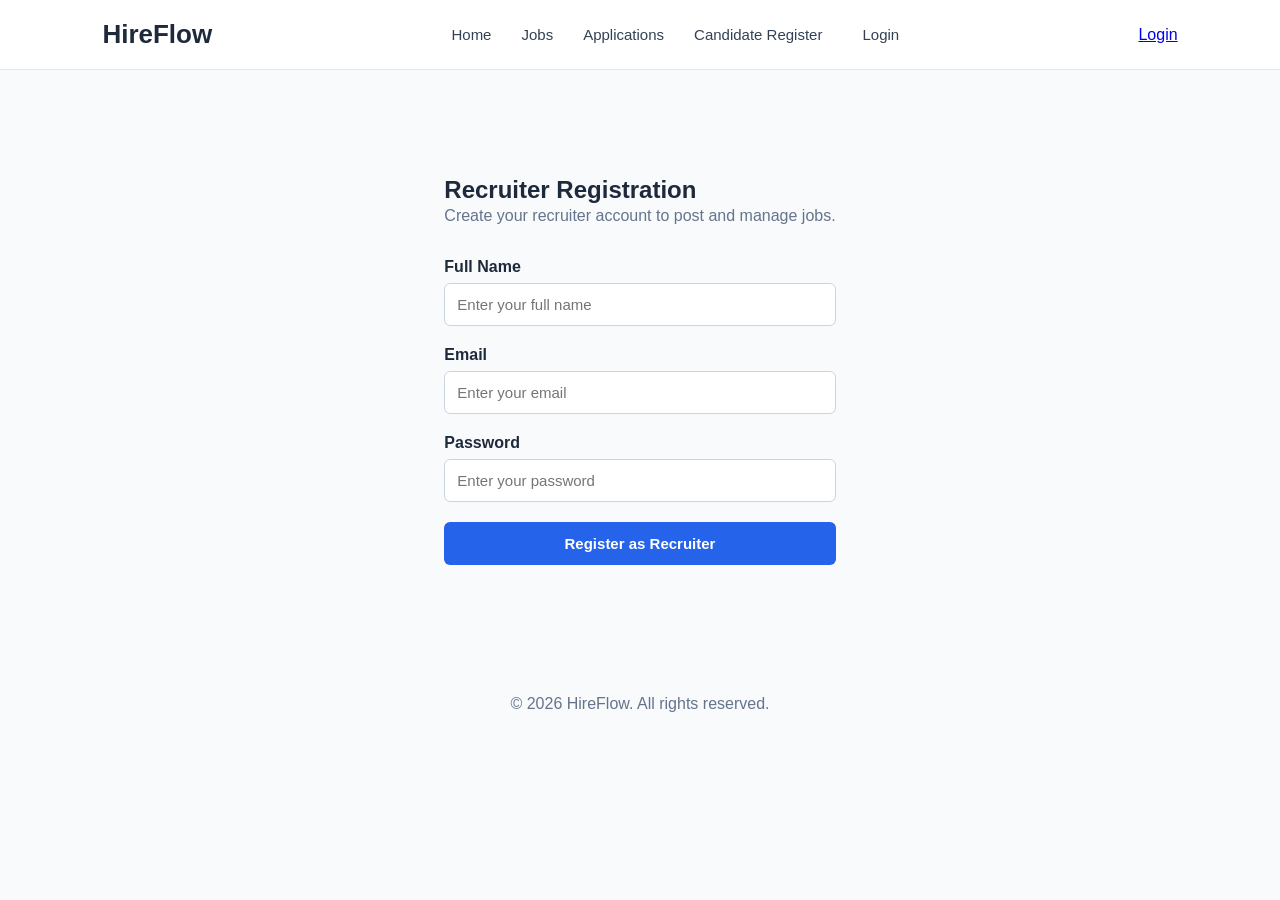
<file: frontend/recruiter-register.html>
<!DOCTYPE html>
<html lang="en">
<head>
    <meta charset="UTF-8">
    <meta name="viewport" content="width=device-width, initial-scale=1.0">
    <title>Recruiter Registration - HireFlow</title>
    <link rel="stylesheet" href="style.css">
</head>
<body>

<nav class="navbar">
    <div class="logo">HireFlow</div>

    <div class="nav-links">
        <a href="index.html">Home</a>
        <a href="jobs.html">Jobs</a>
        <a href="applications.html">Applications</a>
        <a href="register.html">Candidate Register</a>
    </div>
        <a href="login.html">Login</a>
</nav>

<section class="register-section">

    <div class="register-container">

        <h1>Recruiter Registration</h1>
        <p class="register-subtitle">
            Create your recruiter account to post and manage jobs.
        </p>

        <form id="recruiter-register-form" onsubmit="registerRecruiter(event)">

            <div class="form-group">
                <label for="name">Full Name</label>
                <input
                        type="text"
                        id="name"
                        name="name"
                        placeholder="Enter your full name"
                        required
                >
            </div>

            <div class="form-group">
                <label for="email">Email</label>
                <input
                        type="email"
                        id="email"
                        name="email"
                        placeholder="Enter your email"
                        required
                >
            </div>

            <div class="form-group">
                <label for="password">Password</label>
                <input
                        type="password"
                        id="password"
                        name="password"
                        placeholder="Enter your password"
                        required
                >
            </div>

            <button type="submit" class="register-btn">
                Register as Recruiter
            </button>

        </form>

        <p id="recruiter-register-message"></p>

    </div>

</section>

<footer>
    <p>&copy; 2026 HireFlow. All rights reserved.</p>
</footer>

<script src="session.js"></script>
<script src="script.js"></script>

</body>
</html>
</file>
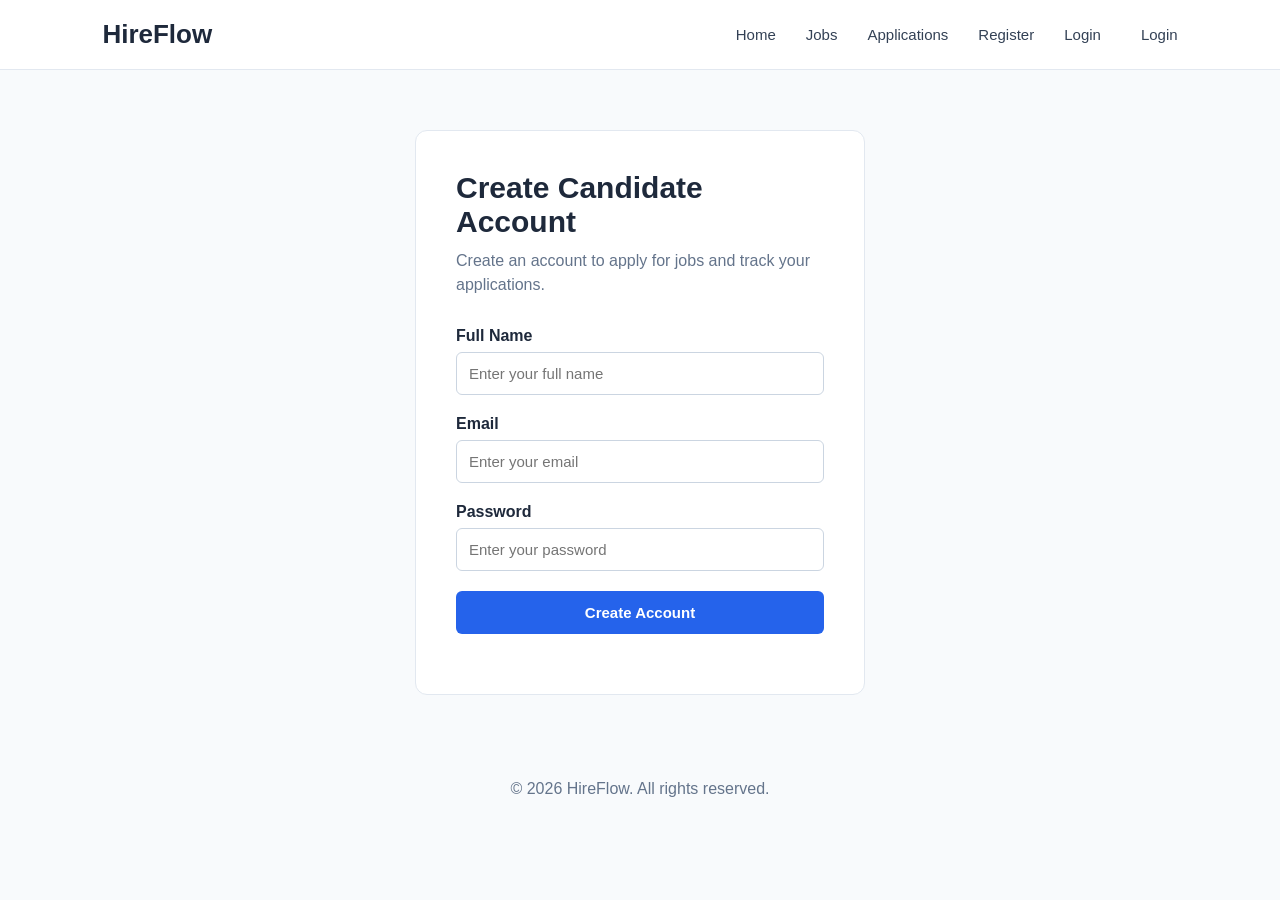
<file: frontend/register.html>
<!DOCTYPE html>
<html lang="en">

<head>
    <meta charset="UTF-8">
    <meta name="viewport" content="width=device-width, initial-scale=1.0">

    <title>HireFlow - Register</title>

    <link rel="stylesheet" href="style.css">
</head>

<body>

<header class="navbar">

    <div class="logo">HireFlow</div>

    <nav class="nav-links">
        <a href="index.html">Home</a>
        <a href="jobs.html">Jobs</a>
        <a href="applications.html">Applications</a>
        <a href="register.html">Register</a>
        <a href="login.html">Login</a>
</nav>

</header>


<main>

    <section class="register-section">

        <div class="register-card">

            <h1>Create Candidate Account</h1>

            <p class="register-subtitle">
                Create an account to apply for jobs and track your applications.
            </p>

            <form id="register-form">

                <div class="form-group">
                    <label for="name">Full Name</label>

                    <input
                            type="text"
                            id="name"
                            placeholder="Enter your full name"
                            required
                    >
                </div>


                <div class="form-group">
                    <label for="email">Email</label>

                    <input
                            type="email"
                            id="email"
                            placeholder="Enter your email"
                            required
                    >
                </div>


                <div class="form-group">
                    <label for="password">Password</label>

                    <input
                            type="password"
                            id="password"
                            placeholder="Enter your password"
                            required
                    >
                </div>


                <button type="submit" class="register-btn">
                    Create Account
                </button>

            </form>


            <p id="register-message"></p>

        </div>

    </section>

</main>


<footer>
    <p>&copy; 2026 HireFlow. All rights reserved.</p>
</footer>


<script src="session.js"></script>
<script src="script.js"></script>

</body>

</html>
</file>
<file: frontend/style.css>
* {
    margin: 0;
    padding: 0;
    box-sizing: border-box;
}

body {
    font-family: Arial, sans-serif;
    background-color: #f8fafc;
    color: #1e293b;
}


/* Navbar */

.navbar {
    height: 70px;
    padding: 0 8%;
    display: flex;
    align-items: center;
    justify-content: space-between;
    background-color: white;
    border-bottom: 1px solid #e2e8f0;
}

.logo {
    font-size: 26px;
    font-weight: bold;
}

.nav-links {
    display: flex;
    gap: 30px;
}

.nav-links a {
    text-decoration: none;
    color: #334155;
    font-size: 15px;
}

.nav-links a:hover {
    color: #2563eb;
}


/* Hero */

.hero {
    min-height: 520px;
    display: flex;
    align-items: center;
    justify-content: center;
    text-align: center;
    padding: 60px 20px;
}

.hero-content {
    max-width: 750px;
}

.hero h1 {
    font-size: 56px;
    line-height: 1.15;
    margin-bottom: 25px;
}

.hero h1 span {
    display: block;
}

.hero p {
    font-size: 19px;
    line-height: 1.6;
    color: #64748b;
    margin-bottom: 35px;
}

.hero-buttons {
    display: flex;
    justify-content: center;
    gap: 15px;
}

.btn {
    padding: 13px 25px;
    border-radius: 6px;
    text-decoration: none;
    font-weight: 600;
}

.primary-btn {
    background-color: #2563eb;
    color: white;
}

.secondary-btn {
    border: 1px solid #cbd5e1;
    color: #334155;
    background-color: white;
}


/* Features */

.features {
    padding: 70px 8%;
    text-align: center;
    background-color: white;
}

.features h2 {
    font-size: 32px;
    margin-bottom: 40px;
}

.feature-container {
    display: flex;
    justify-content: center;
    gap: 25px;
}

.feature-card {
    max-width: 300px;
    padding: 30px;
    border: 1px solid #e2e8f0;
    border-radius: 10px;
    background-color: #f8fafc;
}

.feature-card h3 {
    margin-bottom: 15px;
}

.feature-card p {
    color: #64748b;
    line-height: 1.6;
}


/* Footer */

footer {
    text-align: center;
    padding: 25px;
    color: #64748b;
}


/* Responsive Design */

@media (max-width: 768px) {

    .navbar {
        padding: 0 5%;
    }

    .nav-links {
        gap: 15px;
    }

    .hero h1 {
        font-size: 42px;
    }

    .feature-container {
        flex-direction: column;
        align-items: center;
    }

}

@media (max-width: 500px) {

    .navbar {
        height: auto;
        padding: 20px;
        flex-direction: column;
        gap: 15px;
    }

    .nav-links {
        flex-wrap: wrap;
        justify-content: center;
    }

    .hero {
        min-height: 450px;
    }

    .hero h1 {
        font-size: 34px;
    }

    .hero p {
        font-size: 16px;
    }

    .hero-buttons {
        flex-direction: column;
        align-items: center;
    }

    .btn {
        width: 200px;
    }
}

/* Jobs Page */

.jobs-header {
    text-align: center;
    padding: 60px 20px 35px;
}

.jobs-header h1 {
    font-size: 42px;
    margin-bottom: 15px;
}

.jobs-header p {
    color: #64748b;
    font-size: 18px;
}

.jobs-section {
    padding: 20px 8% 70px;
}

.jobs-container {
    max-width: 1000px;
    margin: 0 auto;

    display: grid;
    grid-template-columns: repeat(2, 1fr);
    gap: 25px;
}

.job-card {
    background-color: white;
    border: 1px solid #e2e8f0;
    border-radius: 10px;
    padding: 25px;
}

.job-card h2 {
    margin-bottom: 10px;
}

.job-company {
    font-weight: 600;
    margin-bottom: 8px;
}

.job-location {
    color: #64748b;
    margin-bottom: 15px;
}

.job-description {
    color: #475569;
    line-height: 1.5;
    margin-bottom: 15px;
}

.job-skills {
    color: #334155;
    margin-bottom: 20px;
}

.job-bottom {
    display: flex;
    align-items: center;
    justify-content: space-between;
}

.job-salary {
    font-weight: bold;
}

.view-job-btn {
    padding: 10px 16px;
    border-radius: 6px;
    background-color: #2563eb;
    color: white;
    text-decoration: none;
    font-size: 14px;
}

@media (max-width: 768px) {

    .jobs-container {
        grid-template-columns: 1fr;
    }

    .jobs-header h1 {
        font-size: 34px;
    }
}

@media (max-width: 500px) {

    .jobs-section {
        padding-left: 20px;
        padding-right: 20px;
    }

    .job-bottom {
        flex-direction: column;
        align-items: flex-start;
        gap: 15px;
    }
}

/* Job Details Page */

.job-details-section {
    padding: 60px 20px 80px;
}

#job-details-container {
    max-width: 900px;
    margin: 0 auto;
}

.job-details-card {
    background-color: white;
    border: 1px solid #e2e8f0;
    border-radius: 12px;
    padding: 40px;
}

.job-details-card h1 {
    font-size: 38px;
    margin-bottom: 12px;
}

.details-company {
    font-size: 20px;
    font-weight: 600;
    margin-bottom: 10px;
}

.details-location {
    color: #64748b;
    margin-bottom: 30px;
}

.details-section {
    margin-bottom: 30px;
}

.details-section h2 {
    font-size: 22px;
    margin-bottom: 12px;
}

.details-section p {
    color: #475569;
    line-height: 1.7;
}

.details-skills {
    color: #334155;
    line-height: 1.7;
}

.details-bottom {
    display: flex;
    align-items: center;
    justify-content: space-between;
    padding-top: 25px;
    border-top: 1px solid #e2e8f0;
}

.details-salary {
    font-size: 20px;
    font-weight: bold;
}

.apply-btn {
    padding: 13px 25px;
    border: none;
    border-radius: 6px;
    background-color: #2563eb;
    color: white;
    font-size: 15px;
    font-weight: 600;
    cursor: pointer;
}

.apply-btn:hover {
    opacity: 0.9;
}

.apply-btn:disabled,
.apply-btn.applied-btn {
    background-color: #16a34a;
    cursor: default;
    opacity: 1;
}

.apply-btn.applied-btn:hover {
    opacity: 1;
}

@media (max-width: 600px) {

    .job-details-card {
        padding: 25px;
    }

    .job-details-card h1 {
        font-size: 30px;
    }

    .details-bottom {
        flex-direction: column;
        align-items: flex-start;
        gap: 20px;
    }

    .apply-btn {
        width: 100%;
    }
}

/* Registration Page */

.register-section {
    min-height: 600px;
    display: flex;
    justify-content: center;
    align-items: center;
    padding: 60px 20px;
}

.register-card {
    width: 100%;
    max-width: 450px;
    padding: 40px;
    background-color: white;
    border: 1px solid #e2e8f0;
    border-radius: 12px;
}

.register-card h1 {
    font-size: 30px;
    margin-bottom: 10px;
}

.register-subtitle {
    color: #64748b;
    line-height: 1.5;
    margin-bottom: 30px;
}

.form-group {
    margin-bottom: 20px;
}

.form-group label {
    display: block;
    margin-bottom: 7px;
    font-weight: 600;
}

.form-group input {
    width: 100%;
    padding: 12px;
    border: 1px solid #cbd5e1;
    border-radius: 6px;
    font-size: 15px;
}

.form-group input:focus {
    outline: none;
    border-color: #2563eb;
}

.register-btn {
    width: 100%;
    padding: 13px;
    border: none;
    border-radius: 6px;
    background-color: #2563eb;
    color: white;
    font-size: 15px;
    font-weight: 600;
    cursor: pointer;
}

.register-btn:hover {
    opacity: 0.9;
}

#register-message {
    margin-top: 20px;
    line-height: 1.5;
}

/* Applications Page */

.applications-header {
    text-align: center;
    padding: 60px 20px 35px;
}

.applications-header h1 {
    font-size: 42px;
    margin-bottom: 15px;
}

.applications-header p {
    color: #64748b;
    font-size: 18px;
}

.applications-section {
    padding: 20px 8% 70px;
}

#applications-container {
    max-width: 900px;
    margin: 0 auto;
}

.application-card {
    background-color: white;
    border: 1px solid #e2e8f0;
    border-radius: 10px;
    padding: 25px;
    margin-bottom: 20px;
}

.application-card h2 {
    margin-bottom: 10px;
}

.application-company {
    font-weight: 600;
    margin-bottom: 8px;
}

.application-location {
    color: #64748b;
    margin-bottom: 20px;
}

.application-info {
    display: flex;
    justify-content: space-between;
    align-items: center;
    padding-top: 18px;
    border-top: 1px solid #e2e8f0;
}

.application-status {
    padding: 7px 12px;
    border-radius: 20px;
    font-size: 13px;
    font-weight: 600;
    background-color: #e2e8f0;
}

.application-date {
    color: #64748b;
    font-size: 14px;
}

@media (max-width: 600px) {

    .applications-section {
        padding-left: 20px;
        padding-right: 20px;
    }

    .applications-header h1 {
        font-size: 34px;
    }

    .application-info {
        flex-direction: column;
        align-items: flex-start;
        gap: 12px;
    }
}

/* Recruiter Dashboard */

.dashboard-section {
    padding: 50px 20px;
}

.dashboard-container {
    max-width: 1000px;
    margin: 0 auto;
}

.dashboard-container h1 {
    margin-bottom: 10px;
}

.dashboard-subtitle {
    margin-bottom: 30px;
    color: #666;
}

.dashboard-actions {
    margin-bottom: 30px;
}

.dashboard-btn {
    padding: 12px 20px;
    border: none;
    border-radius: 6px;
    cursor: pointer;
    font-size: 16px;
}

.create-job-section {
    display: none;
    margin-bottom: 40px;
    padding: 25px;
    border-radius: 8px;
    background-color: #f8f8f8;
}

.create-job-section h2 {
    margin-bottom: 20px;
}

.create-job-section textarea {
    width: 100%;
    min-height: 120px;
    padding: 10px;
    resize: vertical;
    font-family: inherit;
}

.create-job-section select {
    width: 100%;
    padding: 10px;
    border: 1px solid #ccc;
    border-radius: 5px;
}

.recruiter-jobs-section {
    margin-top: 30px;
}

.recruiter-jobs-section h2 {
    margin-bottom: 20px;
}

#recruiter-jobs-container {
    display: grid;
    gap: 20px;
}

@media (max-width: 768px) {

    .dashboard-section {
        padding: 30px 15px;
    }

    .create-job-section {
        padding: 20px;
    }
}

/* Recruiter Applications */

.recruiter-application-search {
    display: flex;
    align-items: flex-end;
    gap: 15px;
    margin-bottom: 30px;
}

.recruiter-application-search .form-group {
    width: 300px;
    margin-bottom: 0;
}

.recruiter-view-btn {
    background-color: #2563eb;
    color: white;
    margin-bottom: 20px;
}

.recruiter-view-btn:hover {
    opacity: 0.9;
}

#applications-message {
    margin-bottom: 20px;
    color: #64748b;
}

.recruiter-applications-section {
    margin-top: 30px;
}

.recruiter-applications-section h2 {
    margin-bottom: 20px;
}

.recruiter-application-card {
    margin-bottom: 20px;
}

.recruiter-application-card h2 {
    margin-bottom: 8px;
}

.recruiter-application-details {
    margin: 20px 0;
    line-height: 1.8;
    color: #475569;
}

.application-actions {
    display: flex;
    gap: 10px;
}

.application-action-btn,
.application-reject-btn {
    padding: 8px 16px;
    border: none;
    border-radius: 6px;
    cursor: pointer;
    font-weight: 600;
}

.application-action-btn {
    background-color: #2563eb;
    color: white;
}

.application-reject-btn {
    background-color: #dc2626;
    color: white;
}

.application-action-btn:hover,
.application-reject-btn:hover {
    opacity: 0.9;
}


@media (max-width: 600px) {

    .recruiter-application-search {
        flex-direction: column;
        align-items: stretch;
    }

    .recruiter-application-search .form-group {
        width: 100%;
    }

    .recruiter-view-btn {
        width: 100%;
        margin-bottom: 0;
    }

    .application-info {
        align-items: flex-start;
    }

    .application-actions {
        width: 100%;
    }

    .application-action-btn,
    .application-reject-btn {
        flex: 1;
    }

}

/* Interview Scheduling */

.schedule-interview-btn {
    padding: 8px 16px;
    border: none;
    border-radius: 6px;
    background-color: #16a34a;
    color: white;
    cursor: pointer;
    font-weight: 600;
}

.schedule-interview-btn:hover {
    opacity: 0.9;
}

.interview-form {
    margin-top: 20px;
    padding: 20px;
    border: 1px solid #e2e8f0;
    border-radius: 8px;
    background-color: #f8fafc;
}

.interview-form h3 {
    margin-bottom: 20px;
}

.interview-form .form-group {
    margin-bottom: 15px;
}

.interview-form input,
.interview-form select {
    width: 100%;
    padding: 10px;
    border: 1px solid #cbd5e1;
    border-radius: 6px;
    font-size: 15px;
}

.interview-form input:focus,
.interview-form select:focus {
    outline: none;
    border-color: #2563eb;
}

/* Candidate Interview */

.candidate-interview-section {
    margin-top: 20px;
}

.view-interview-btn {
    padding: 10px 18px;
    border: none;
    border-radius: 6px;
    background-color: #2563eb;
    color: white;
    font-size: 14px;
    font-weight: 600;
    cursor: pointer;
}

.view-interview-btn:hover {
    opacity: 0.9;
}

.interview-details {
    margin-top: 15px;
}

.interview-details-card {
    padding: 20px;
    border: 1px solid #e2e8f0;
    border-radius: 8px;
    background-color: #f8fafc;
}

.interview-details-card h3 {
    margin-bottom: 15px;
}

.interview-details-card p {
    margin-bottom: 10px;
    line-height: 1.5;
}

.interview-details-card a {
    color: #2563eb;
    font-weight: 600;
    text-decoration: none;
}

.interview-details-card a:hover {
    text-decoration: underline;
}

.schedule-interview-btn {
    padding: 8px 16px;
    border: none;
    border-radius: 6px;
    background-color: #16a34a;
    color: white;
    cursor: pointer;
    font-weight: 600;
}

.schedule-interview-btn:hover {
    opacity: 0.9;
}

.application-actions {
    display: flex;
    gap: 10px;
    flex-wrap: wrap;
}

/* =========================================
   INTERVIEW NOTES
   ========================================= */

.interview-form textarea {
    width: 100%;
    padding: 10px;
    border: 1px solid #cbd5e1;
    border-radius: 6px;
    font-size: 15px;
    resize: vertical;
}

/* =========================================
   INTERVIEW NOTES
   ========================================= */

.interview-form textarea {
    width: 100%;
    padding: 10px;
    border: 1px solid #cbd5e1;
    border-radius: 6px;
    font-size: 15px;
    resize: vertical;
}

/* =========================================
   CANDIDATE FINAL STATUS
   ========================================= */

.status-message {
    margin-top: 20px;
    padding: 15px;
    border-radius: 8px;
    background-color: #f8fafc;
    color: #475569;
}


.final-status {
    margin-top: 20px;
    padding: 20px;
    border-radius: 8px;
}


.final-status h3 {
    margin-bottom: 8px;
}


.final-status p {
    margin: 0;
}


.selected-status {
    background-color: #f0fdf4;
    border: 1px solid #bbf7d0;
}


.rejected-status {
    background-color: #fef2f2;
    border: 1px solid #fecaca;
}


.candidate-interview-section {
    margin-top: 20px;
}


.view-interview-btn {
    padding: 10px 18px;
    border: none;
    border-radius: 6px;
    background-color: #2563eb;
    color: white;
    font-size: 14px;
    font-weight: 600;
    cursor: pointer;
}


.interview-details {
    margin-top: 15px;
}


.interview-details-card {
    padding: 20px;
    border: 1px solid #e2e8f0;
    border-radius: 8px;
    background-color: #f8fafc;
}


.interview-details-card h3 {
    margin-bottom: 15px;
}


.interview-details-card p {
    margin-bottom: 10px;
    line-height: 1.5;
}


.interview-details-card a {
    color: #2563eb;
    font-weight: 600;
    text-decoration: none;
}

.close-job-btn {
    padding: 8px 16px;
    border: none;
    border-radius: 6px;
    background-color: #dc2626;
    color: white;
    cursor: pointer;
    font-weight: 600;
}

.close-job-btn:hover {
    opacity: 0.9;
}

.closed-job-label {
    display: inline-block;
    padding: 8px 16px;
    border-radius: 6px;
    background-color: #e2e8f0;
    color: #475569;
    font-weight: 600;
}

/* Recruiter Job Card Improvements */

.recruiter-jobs-section {
    margin-top: 30px;
}

.recruiter-jobs-section h2 {
    margin-bottom: 20px;
}

.recruiter-jobs-section .job-card {
    padding: 28px;
    margin-bottom: 20px;
}

.recruiter-jobs-section .job-card h3 {
    margin-bottom: 18px;
    font-size: 22px;
}

.recruiter-jobs-section .job-card p {
    margin-bottom: 9px;
    line-height: 1.5;
}

.job-status-row {
    display: flex;
    align-items: center;
    gap: 10px;
    margin-top: 15px;
    margin-bottom: 20px;
}

.job-status-open,
.job-status-closed {
    display: inline-block;
    padding: 5px 12px;
    border-radius: 20px;
    font-size: 13px;
    font-weight: 700;
}

.job-status-open {
    background-color: #dcfce7;
    color: #166534;
}

.job-status-closed {
    background-color: #fee2e2;
    color: #991b1b;
}

.close-job-btn {
    padding: 8px 16px;
    border: none;
    border-radius: 6px;
    background-color: #dc2626;
    color: white;
    cursor: pointer;
    font-weight: 600;
}

.close-job-btn:hover {
    opacity: 0.9;
}

.job-card-actions {
    display: flex;
    align-items: center;
    gap: 12px;
    margin-top: 5px;
}

.job-card-actions a {
    text-decoration: none;
}

.view-job-btn,
.view-applications-btn {
    display: inline-block;
    padding: 9px 16px;
    border-radius: 6px;
    font-weight: 600;
}

.view-job-btn {
    background-color: #2563eb;
    color: white;
}

.view-applications-btn {
    background-color: #f1f5f9;
    color: #1e293b;
    border: 1px solid #cbd5e1;
}

.view-job-btn:hover,
.view-applications-btn:hover,
.close-job-btn:hover {
    opacity: 0.9;
}
/* Recruiter applications page */
.applications-header-row {
    display: flex;
    align-items: center;
    justify-content: space-between;
    gap: 16px;
    margin-bottom: 20px;
}

.applications-header-row h2 {
    margin: 0;
}

.job-application-count {
    margin: 14px 0;
    color: #334155;
}

@media (max-width: 700px) {
    .applications-header-row {
        flex-direction: column;
        align-items: flex-start;
    }
}
</file>
